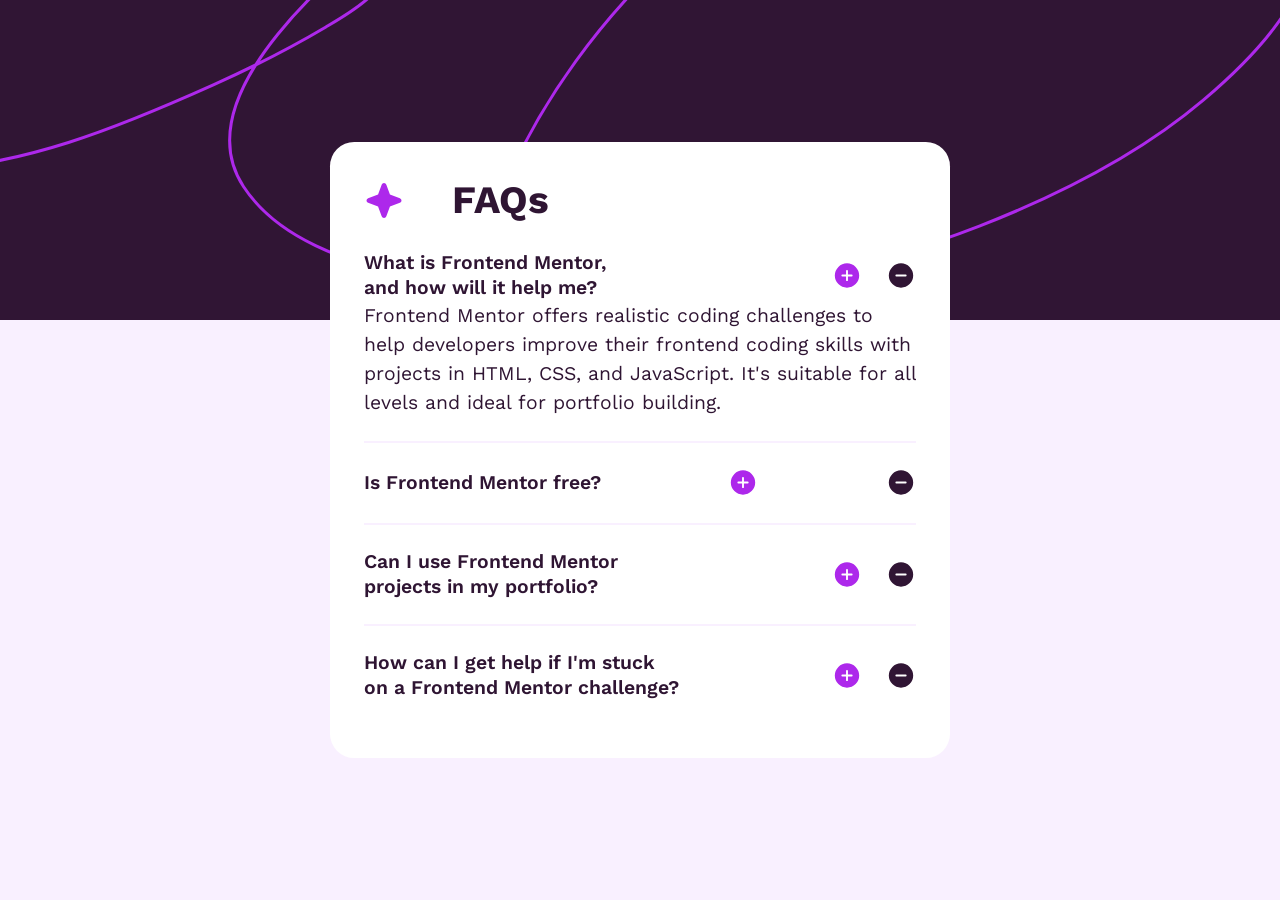
<file: index.html>
<!doctype html>
<html lang="en">
  <head>
    <meta charset="UTF-8" />
    <meta name="viewport" content="width=device-width, initial-scale=1.0" />
    <title>FAQ accordion</title>
    <link
      rel="icon"
      type="image/png"
      sizes="32x32"
      href="./assets/images/favicon-32x32.png"
    />
    <link rel="stylesheet" href="./src/index.css" />
  </head>
  <body>
    <main>
      <article>
        <header>
          <img src="./assets/images/icon-star.svg" alt="star icon" />
          <h1>FAQs</h1>
        </header>

        <details open>
          <summary>
            What is Frontend Mentor, and how will it help me?
            <img src="./assets/images/icon-plus.svg" alt="plus icon" />
            <img src="./assets/images/icon-minus.svg" alt="minus icon" />
          </summary>

          <p>
            Frontend Mentor offers realistic coding challenges to help
            developers improve their frontend coding skills with projects in
            HTML, CSS, and JavaScript. It's suitable for all levels and ideal
            for portfolio building.
          </p>
        </details>

        <details>
          <summary>
            Is Frontend Mentor free?
            <img src="./assets/images/icon-plus.svg" alt="plus icon" />
            <img src="./assets/images/icon-minus.svg" alt="minus icon" />
          </summary>

          <p>
            Yes, Frontend Mentor offers both free and premium coding challenges,
            with the free option providing access to a range of projects
            suitable for all skill levels.
          </p>
        </details>

        <details>
          <summary>
            Can I use Frontend Mentor projects in my portfolio?
            <img src="./assets/images/icon-plus.svg" alt="plus icon" />
            <img src="./assets/images/icon-minus.svg" alt="minus icon" />
          </summary>

          <p>
            Yes, you can use projects completed on Frontend Mentor in your
            portfolio. It's an excellent way to showcase your skills to
            potential employers!
          </p>
        </details>

        <details>
          <summary>
            How can I get help if I'm stuck on a Frontend Mentor challenge?
            <img src="./assets/images/icon-plus.svg" alt="plus icon" />
            <img src="./assets/images/icon-minus.svg" alt="minus icon" />
          </summary>

          <p>
            The best place to get help is inside Frontend Mentor's Discord
            community. There's a help channel where you can ask questions and
            seek support from other community members.
          </p>
        </details>
      </article>
    </main>
  </body>
</html>
</file>
<file: src/index.css>
@font-face {
  font-family: "Work Sans";
  font-display: swap;
  font-weight: 400 700;
  src: url("../assets/fonts/WorkSans-VariableFont_wght.ttf") format("truetype");
}

@layer reset {
  *,
  *::after,
  *::before {
    box-sizing: border-box;
    margin: 0;
    padding: 0;
  }

  h1,
  h2,
  h3,
  h4,
  h5,
  h6 {
    font: inherit;
  }

  html,
  body {
    height: 100%;
  }
}

@layer base {
  :root {
    --white: hsl(0, 100%, 100%);
    --purple-100: hsl(275, 100%, 97%);
    --purple-600: hsl(292, 16%, 49%);
    --purple-950: hsl(292, 42%, 14%);
    --purple-active: #ad28eb;

    --font-size: clamp(
      16px,
      16px + (100vw - 375px) * (20 - 16) / (1440 - 375),
      20px
    );
    --font-family: "Work Sans", Arial, Helvetica, sans-serif;
    --font-1: 400 0.875em/1.5 var(--font-family);
    --font-2: 600 1em/1.3 var(--font-family);
    --font-3: 700 2em/1.3 var(--font-family);

    --space-1: 1.25em;
    --space-2: 1.75em;
  }

  body {
    font: var(--font-1);
    font-size: var(--font-size);
    background-color: var(--purple-100);
    color: var(--purple-950);
  }

  main {
    --image-url: url("../assets/images/background-pattern-mobile.svg");

    @media (375px < width) {
      --image-url: url("../assets/images/background-pattern-desktop.svg");
    }

    display: flex;
    padding: var(--space-1);
    height: 100%;
    background: top center no-repeat var(--image-url);
  }

  article {
    margin: auto;
    padding: var(--space-2);
    max-width: 32em;
    border-radius: var(--space-1);
    background-color: var(--white);

    header {
      display: flex;
      align-items: center;
      gap: var(--space-1);
      font: var(--font-3);
    }

    details {
      padding-block: var(--space-1);
      overflow: hidden;

      & ~ details {
        border-top: 0.125em solid var(--purple-100);
      }

      &:open {
        img[alt="plus icon"] {
          display: none;
        }
      }

      &:not(:open) {
        img[alt="minus icon"] {
          display: none;
        }
      }

      &::details-content {
        transition: height 0.3s;
      }

      &:not(:open)::details-content {
        height: 0;
      }

      &:open::details-content {
        height: calc-size(fit-content, size);
      }

      p {
        padding-block-start: var(--space-1);
        color: var(--purple-600);
      }
    }

    summary {
      display: flex;
      justify-content: space-between;
      align-items: center;
      gap: var(--space-1);
      font: var(--font-2);
      text-wrap: balance;
      cursor: pointer;

      &:hover {
        color: var(--purple-active);
      }
    }
  }
}
</file>
